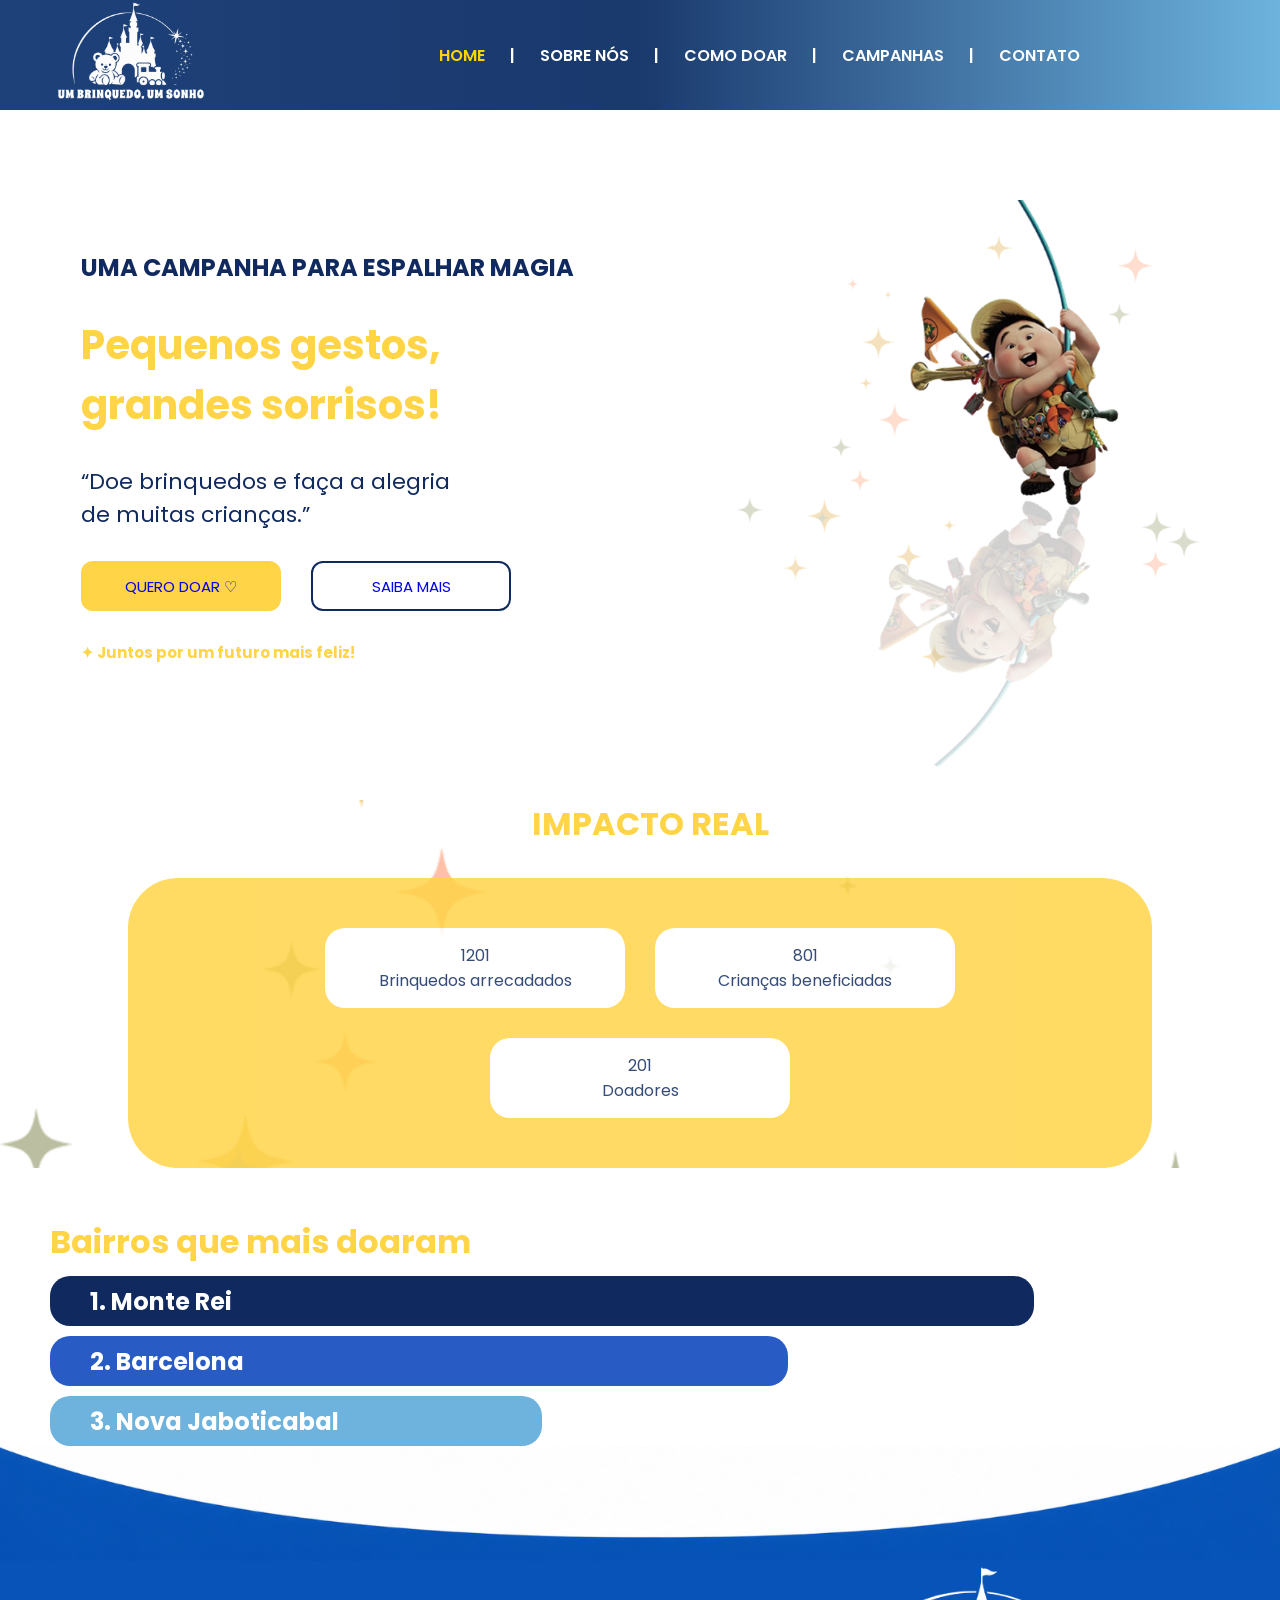
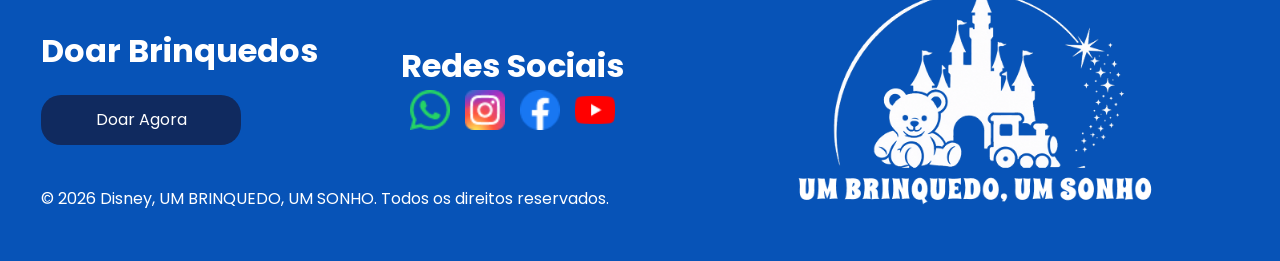
<file: index.html>
<!DOCTYPE html>
<html lang="pt-br">

<head>
    <meta charset="UTF-8">
    <meta name="viewport" content="width=device-width, initial-scale=1.0">
    <title>Home | Um brinquedo, Um Sonho</title>
    <link rel="stylesheet" href="home.css">
    <link rel="preconnect" href="https://fonts.googleapis.com">

    <link rel="preconnect" href="https://fonts.gstatic.com" crossorigin>

    <link
        href="https://fonts.googleapis.com/css2?family=Montserrat:ital,wght@0,100..900;1,100..900&family=Poppins:ital,wght@0,100;0,200;0,300;0,400;0,500;0,600;0,700;0,800;0,900;1,100;1,200;1,300;1,400;1,500;1,600;1,700;1,800;1,900&display=swap"
        rel="stylesheet">
        <link rel="icon" type="" href="Imagens/Logo.png">

</head>


<body>
    <header>
        <div class="logo">
            <a href="index.html">
                <img class="logo-header" src="imagens/Group 10.png" alt="Logo">
            </a>
        </div>
        <button id="btnMenu" class="hamburguer"><img src="imagens/menu.png" alt=""></button>
        <div id="menu" class="topo">
            <button id="menuClose" class="menuClose">
                <img class="close" src="imagens/close.png" alt="">
            </button>
            <a class="amarelo" href="index.html">HOME</a>
            <a class="divider" href="">|</a>
            <a href="sobre-nos.html">SOBRE NÓS</a>
            <a class="divider" href="">|</a>
            <a href="como-doar.html">COMO DOAR</a>
            <a class="divider" href="">|</a>
            <a href="campanhas.html">CAMPANHAS</a>
            <a class="divider" href="">|</a>
            <a href="Tela-Contato.html">CONTATO</a>
        </div>
    </header>
    <div class="hero">
        <div class="esquerda">
            <h2>UMA CAMPANHA PARA ESPALHAR MAGIA</h2>
            <h1>Pequenos gestos,
                grandes sorrisos!</h1>
            <p>“Doe brinquedos e faça a alegria de muitas crianças.”</p>
            <div class="botao">
                <a class="quero" href="Tela-Contato.html">QUERO DOAR ♡</a>
                <a class="saiba" href="campanhas.html">SAIBA MAIS </a>
            </div>
            <h5>✦ Juntos por um futuro mais feliz!</h5>
        </div>
        <div class="direita">
            <img src="imagens/UP-Pendedurado.png" alt="">
        </div>
    </div>
    <div class="impacto">
        <h1>IMPACTO REAL</h1>
       <div class="cards">

    <p class="card">
        <span id="contadorBrinquedos">1200</span>
        Brinquedos arrecadados
    </p>

    <p class="card">
        <span id="contadorCriancas">800</span>
        Crianças beneficiadas
    </p>

    <p class="card">
        <span id="contadorDoadores">200</span>
        Doadores
    </p>

</div>
    </div>

    <div class="mais-doaram">
        <h1>Bairros que mais doaram</h1>
        <div class="bairro1 bairro">
            <h2>1. Monte Rei</h2>
        </div>
        <div class="bairro2 bairro">
            <h2>2. Barcelona</h2>
        </div>
        <div class="bairro3 bairro">
            <h2>3. Nova Jaboticabal</h2>
        </div>
    </div>
    <img class="elipce" src="imagens/elipce.png" alt="">
    <footer>


        <div class="doar">

            <h1>Doar Brinquedos</h1>

            <a href="Tela-Contato.html">
                Doar Agora
            </a>

            <p>
                © 2026 Disney, UM BRINQUEDO, UM SONHO.
                Todos os direitos reservados.
            </p>

        </div>


        <div class="redes">

            <h1>Redes Sociais</h1>


            <div class="imagens">

                <img class="rede" src="imagens/whatsapp.png" alt="WhatsApp">
                <img class="rede" src="imagens/instagram.png" alt="Instagram">
                <img class="rede" src="imagens/facebook.png" alt="Facebook">
                <img class="rede" src="imagens/youtube.png" alt="YouTube">
            </div>
        </div>
        <img class="logo-final" src="imagens/Group 10.png" alt="Logo">
    </footer>

    <script src="home.js"></script>
    <script src="impacto.js"></script>

</body>

</html>
</file>
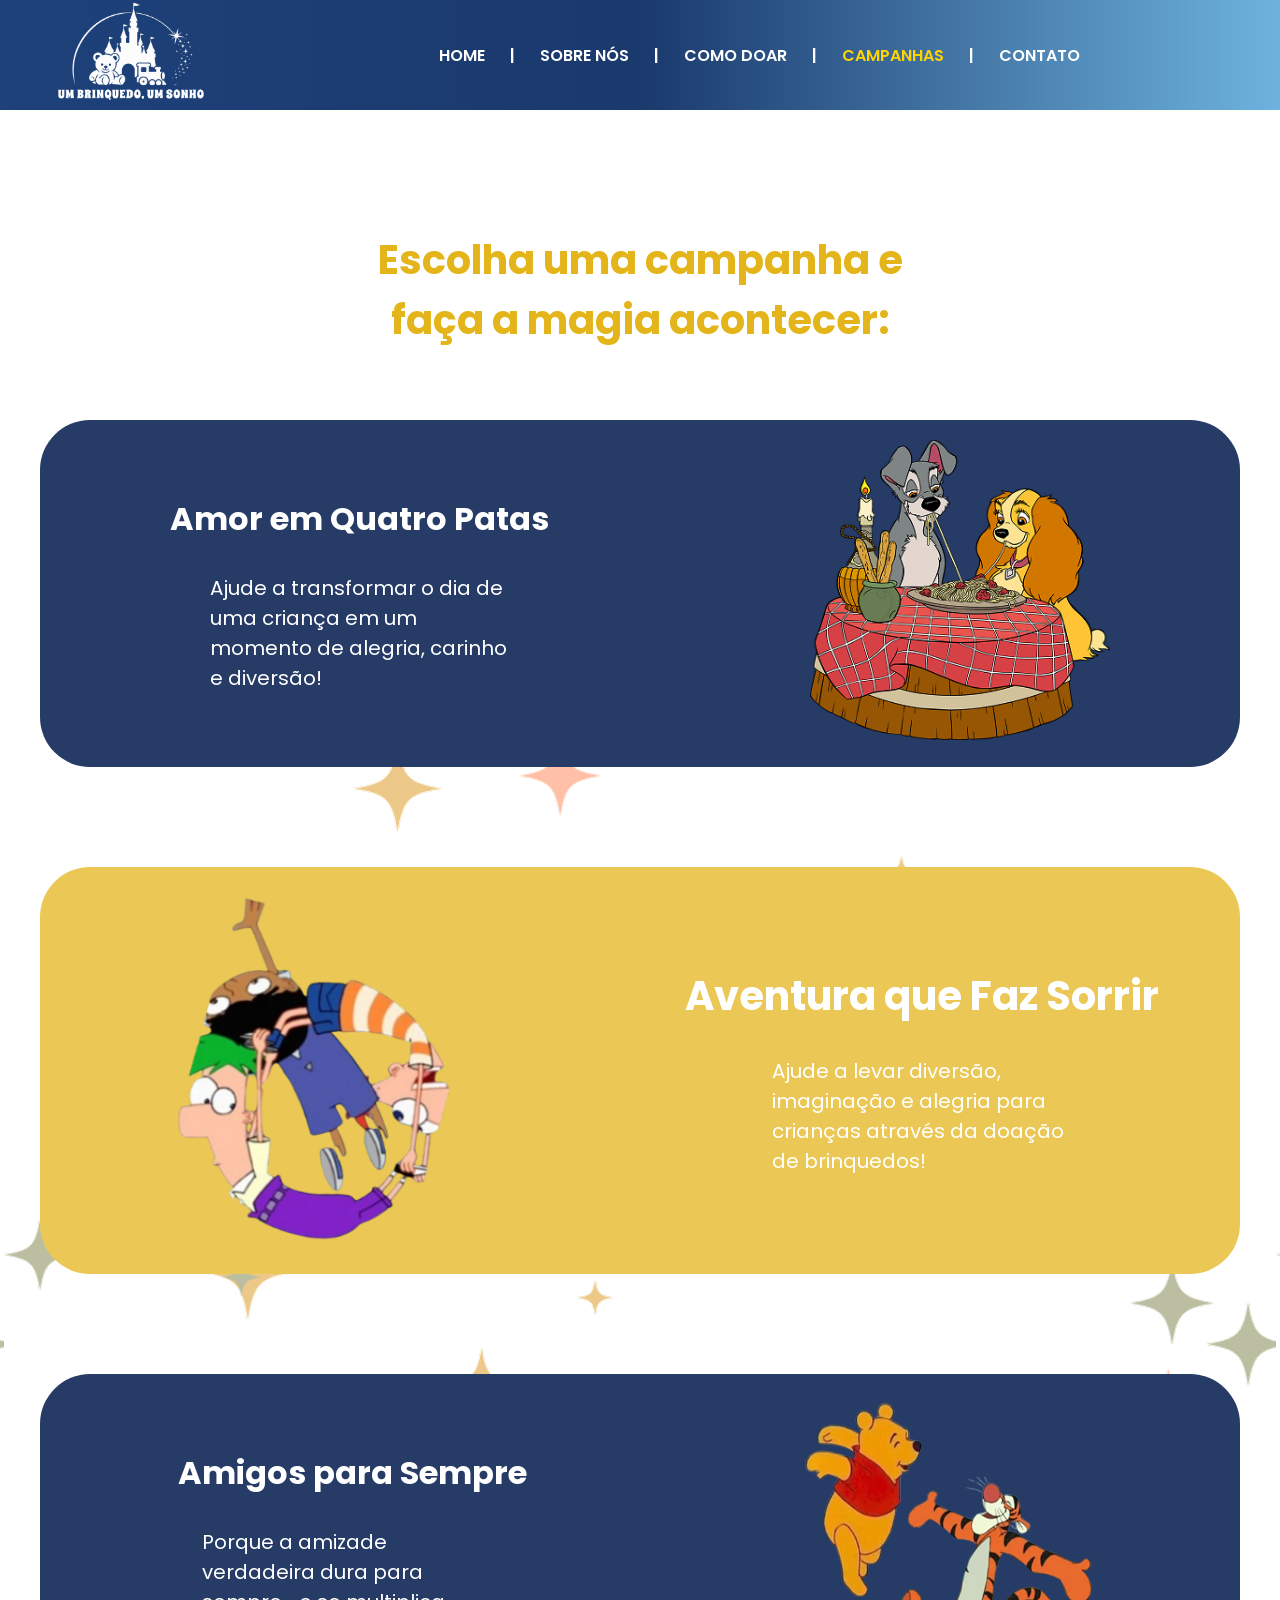
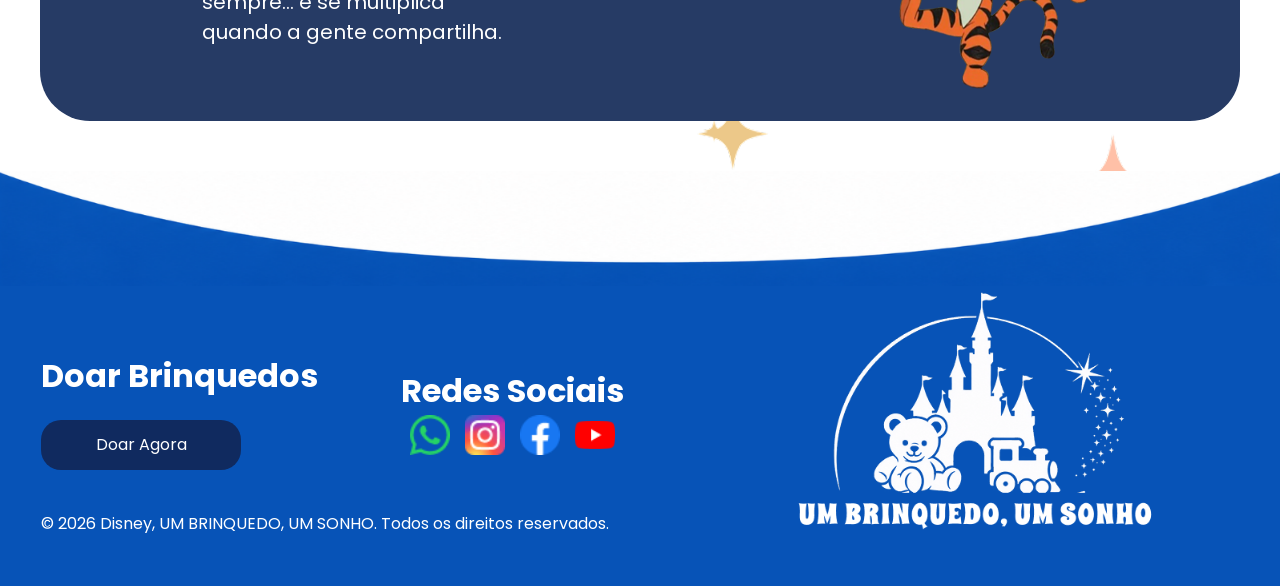
<file: campanhas.html>
<!DOCTYPE html>
<html lang="pt-br">
<head>
    <meta charset="UTF-8">
    <meta name="viewport" content="width=device-width, initial-scale=1.0">
    <title>Um Brinquedo, Um Sonho✨</title>
    <link rel="stylesheet" href="campanhas.css">
    <link rel="preconnect" href="https://fonts.googleapis.com">
    <link rel="preconnect" href="https://fonts.gstatic.com" crossorigin>
    <link
        href="https://fonts.googleapis.com/css2?family=Montserrat:ital,wght@0,100..900;1,100..900&family=Poppins:ital,wght@0,100;0,200;0,300;0,400;0,500;0,600;0,700;0,800;0,900;1,100;1,200;1,300;1,400;1,500;1,600;1,700;1,800;1,900&display=swap"
        rel="stylesheet">
        <link rel="icon" type="" href="Imagens/Logo.png">
</head>

<body>

   <header>
        <div class="logo">
            <a href="index.html">
                <img class="logo-header" src="imagens/Group 10.png" alt="Logo">
            </a>
        </div>
        <button id="btnMenu" class="hamburguer"><img src="imagens/menu.png" alt=""></button>
        <div id="menu" class="topo">
            <button id="menuClose" class="menuClose">
                <img class="close" src="imagens/close.png" alt="">
            </button>
            <a href="index.html">HOME</a>
            <a class="divider" href="">|</a>
            <a href="sobre-nos.html">SOBRE NÓS</a>
            <a class="divider" href="">|</a>
            <a href="como-doar.html">COMO DOAR</a>
            <a class="divider" href="">|</a>
            <a class="amarelo" href="campanhas.html">CAMPANHAS</a>
            <a class="divider" href="">|</a>
            <a href="Tela-Contato.html">CONTATO</a>
        </div>
    </header>
    <div class="hero">
        <h1>Escolha uma campanha e faça a magia acontecer:</h1>
    </div>
    <div class="cards">
        <div class="card1">
            <div class="texto">
                <h1>Amor em Quatro Patas</h1>
                <p>Ajude a transformar o dia de uma criança em um momento de alegria, carinho e diversão! </p>
            </div>
            <div class="imagem">
                <img src="imagens/image 10.png" alt="">
            </div>
        </div>
        <div class="card2">
            <div class="imagem">
                <img src="imagens/Elipse personagens.png" alt="">
            </div>
            <div class="texto">
                <h1>Aventura que Faz Sorrir</h1>
                <p>Ajude a levar diversão, imaginação e alegria para crianças através da doação de brinquedos!</p>
            </div>
        </div>
        <div class="card1 card3">
            <div class="texto">
                <h1>Amigos para Sempre</h1>
                <p>Porque a amizade verdadeira dura para sempre… e se multiplica quando a gente compartilha.</p>
            </div>
            <div class="imagem">
                <img src="imagens/Urso e tigre.png" alt="">
            </div>
        </div>
    </div>
    <img class="elipce" src="imagens/elipce.png" alt="">
    <footer>


        <div class="doar">

            <h1>Doar Brinquedos</h1>

            <a href="Tela-Contato.html">
                Doar Agora
            </a>

            <p>
                © 2026 Disney, UM BRINQUEDO, UM SONHO.
                Todos os direitos reservados.
            </p>

        </div>


        <div class="redes">

            <h1>Redes Sociais</h1>


            <div class="imagens">

                <img class="rede" src="imagens/whatsapp.png" alt="WhatsApp">
                <img class="rede" src="imagens/instagram.png" alt="Instagram">
                <img class="rede" src="imagens/facebook.png" alt="Facebook">
                <img class="rede" src="imagens/youtube.png" alt="YouTube">
            </div>
        </div>
        <img class="logo-final" src="imagens/Group 10.png" alt="Logo">
    </footer>
    <script src="campanhas.js" ></script>
</body>
</html>
</file>
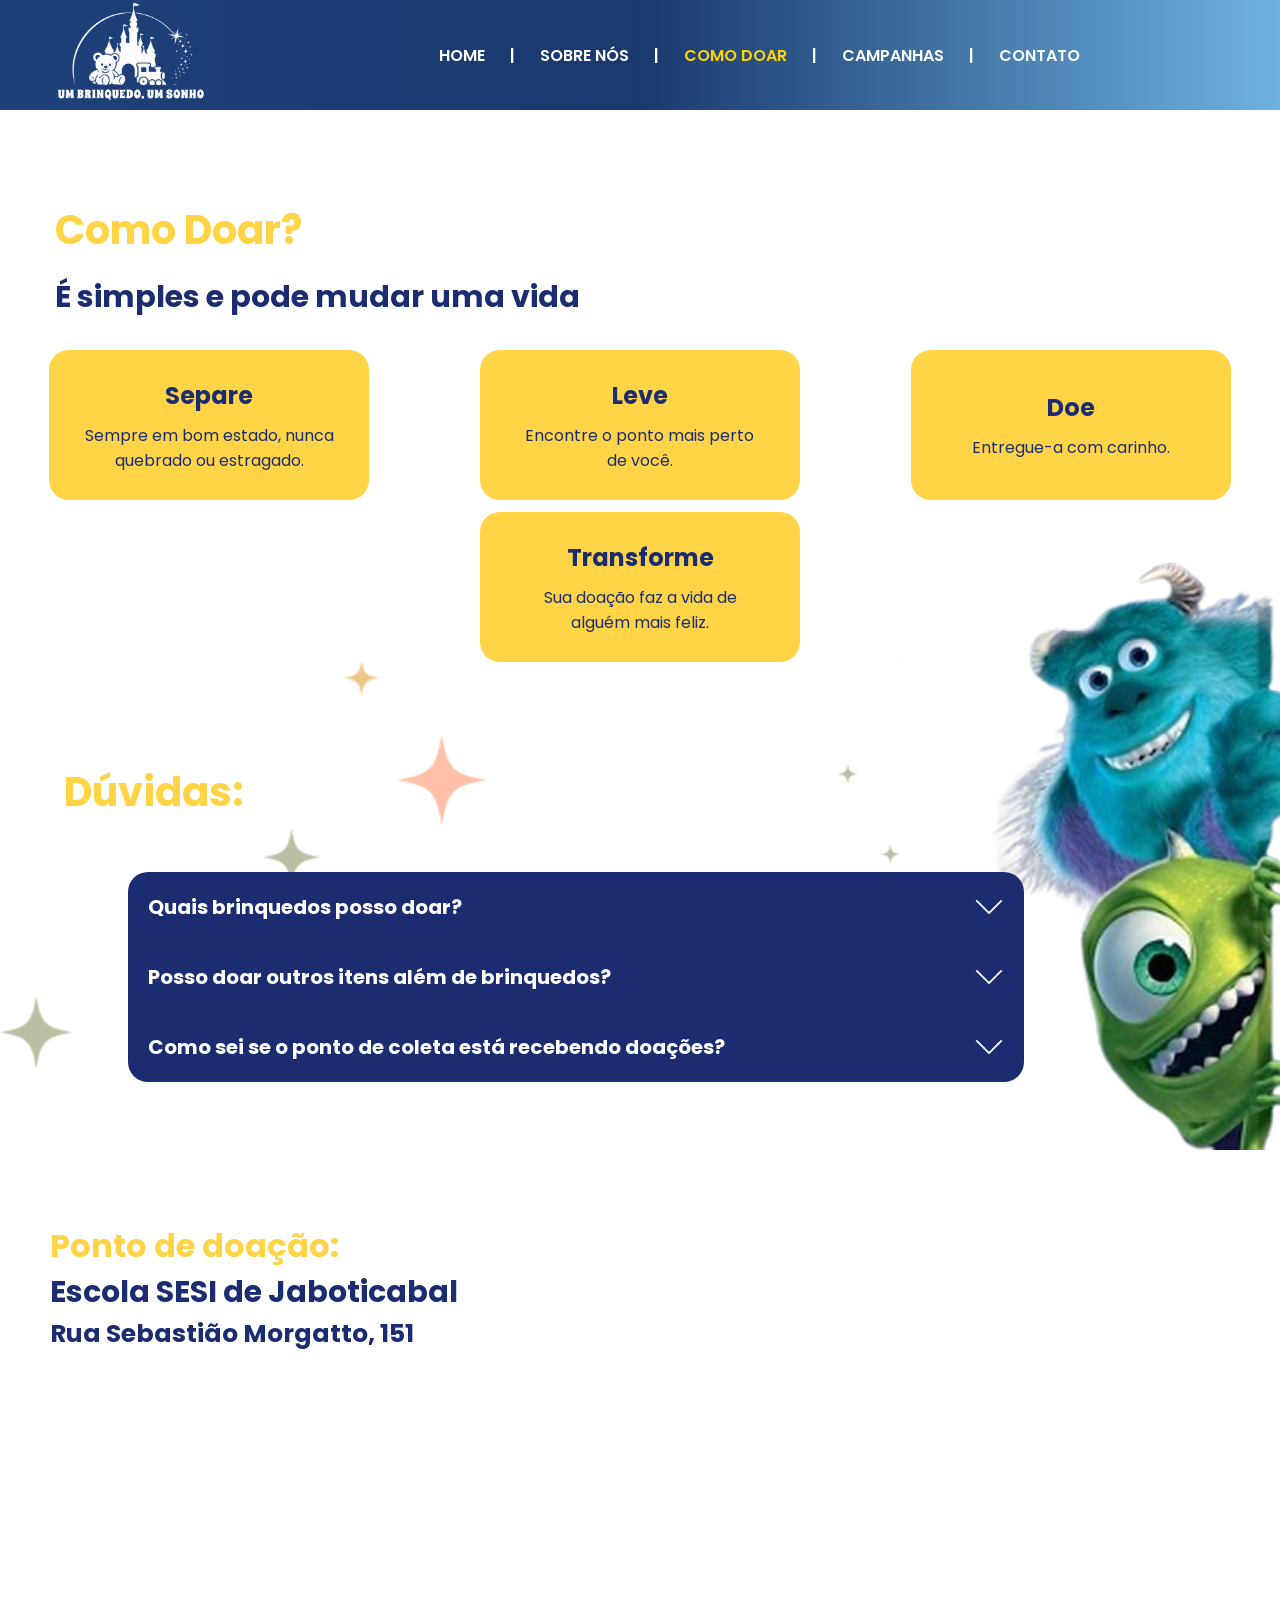
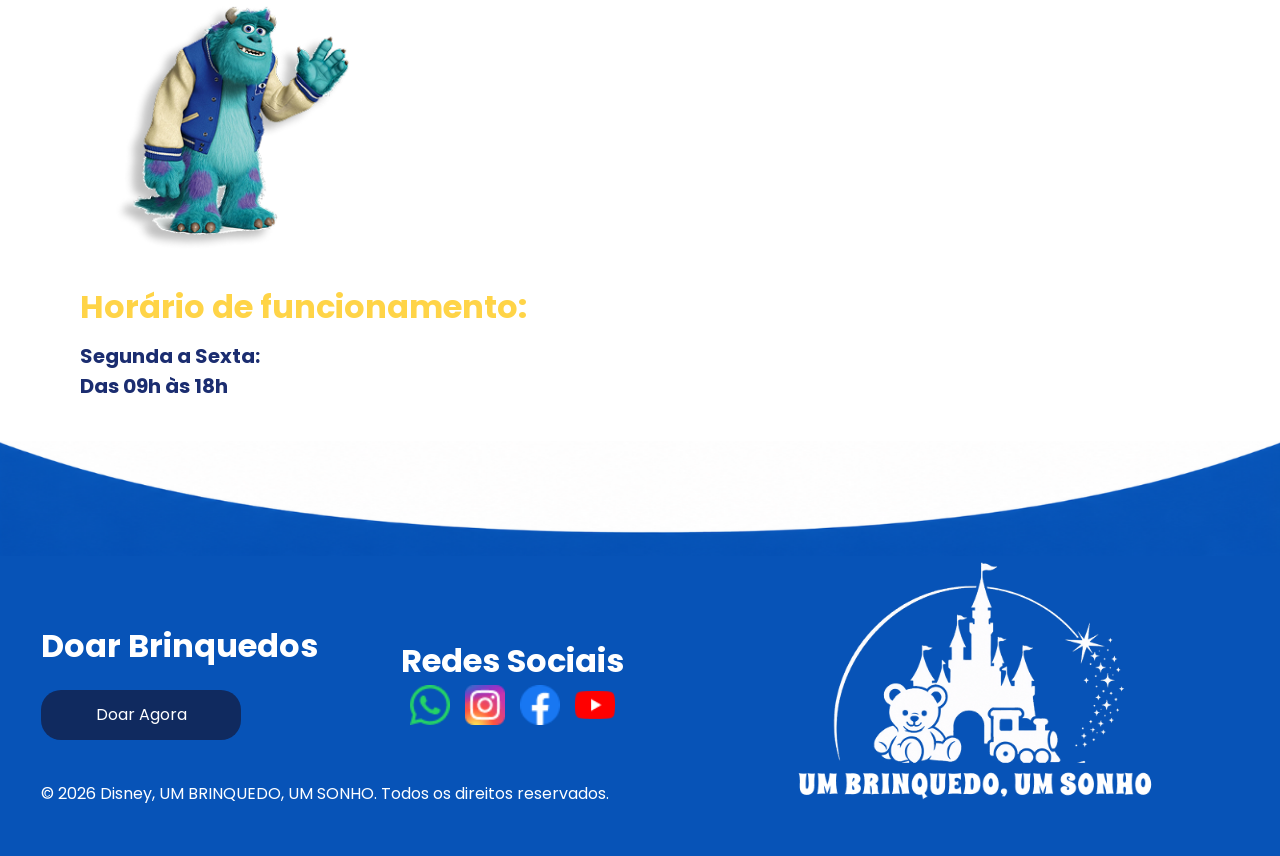
<file: como-doar.html>
<!DOCTYPE html>

<html lang="pt-br">

<head>

    <meta charset="UTF-8">

    <meta name="viewport" content="width=device-width, initial-scale=1.0">

    <title>Como doar | Um brinquedo, um sonho</title>
    <link rel="icon" type="" href="imagens/Group 10.png">
    <link rel="stylesheet" href="">

    <link rel="stylesheet" href="como-doar.css">

    <link rel="preconnect" href="https://fonts.googleapis.com">

    <link rel="preconnect" href="https://fonts.gstatic.com" crossorigin>

    <link
        href="https://fonts.googleapis.com/css2?family=Montserrat:ital,wght@0,100..900;1,100..900&family=Poppins:ital,wght@0,100;0,200;0,300;0,400;0,500;0,600;0,700;0,800;0,900;1,100;1,200;1,300;1,400;1,500;1,600;1,700;1,800;1,900&display=swap"
        rel="stylesheet">
<link rel="icon" type="" href="Imagens/Logo.png">
</head>


<body>
    
    <header>
        <div class="logo">
            <a href="index.html">
                <img class="logo-header" src="imagens/Group 10.png" alt="Logo">
            </a>
        </div>
        <button id="btnMenu" class="hamburguer"><img src="imagens/menu.png" alt=""></button>
        <div id="menu" class="topo">
            <button id="menuClose" class="menuClose">
                <img class="close" src="imagens/close.png" alt="">
            </button>
            <a href="index.html">HOME</a>
            <a class="divider" href="">|</a>
            <a href="sobre-nos.html">SOBRE NÓS</a>
            <a class="divider" href="">|</a>
            <a class="amarelo" href="como-doar.html">COMO DOAR</a>
            <a class="divider" href="">|</a>
            <a href="campanhas.html">CAMPANHAS</a>
            <a class="divider" href="">|</a>
            <a href="Tela-Contato.html">CONTATO</a>
        </div>
    </header>
    <div class="hero">

        <div class="comodoar">

            <h1>Como Doar?</h1>

            <h3>É simples e pode mudar uma vida</h3>

        </div>


        <div class="cards">

            <div class="card">

                <h2>Separe</h2>

                <p>
                    Sempre em bom estado, nunca quebrado ou estragado.
                </p>

            </div>


            <div class="card">

                <h2>Leve</h2>

                <p>
                    Encontre o ponto mais perto de você.
                </p>

            </div>


            <div class="card">

                <h2>Doe</h2>

                <p>
                    Entregue-a com carinho.
                </p>

            </div>


            <div class="card">

                <h2>Transforme</h2>

                <p>
                    Sua doação faz a vida de alguém mais feliz.
                </p>

            </div>

        </div>

    </div>
    <div class="duvidas">
        <h1>Dúvidas:</h1>
        <div class="duvida">
            <div class="container">
                <div class="pergunta">
                    <h2>Quais brinquedos posso doar?</h2>
                    <p class="resposta"> Podem ser doados brinquedos limpos, seguros e em bom estado de conservação, que
                        estejam completos e funcionais.</p>
                </div>
                <button class="btnMenu">
                    <img src="imagens/seta-baixo.png" alt="Abrir resposta">
                </button>
                <button class="menuClose">
                    <img src="imagens/seta-cima.png" alt="Fechar resposta">
                </button>
            </div>
            <div class="container">
                <div class="pergunta">
                    <h2> Posso doar outros itens além de brinquedos?</h2>
                    <p class="resposta">Sim. Você pode consultar os pontos de coleta para saber quais outros itens estão
                        sendo recebidos.</p>
                </div>
                <button class="btnMenu">
                    <img src="imagens/seta-baixo.png" alt="Abrir resposta">
                </button>
                <button class="menuClose">
                    <img src="imagens/seta-cima.png" alt="Fechar resposta">
                </button>
            </div>
            <div class="container">
                <div class="pergunta">
                    <h2> Como sei se o ponto de coleta está recebendo doações? </h2>
                    <p class="resposta"> Você pode verificar as informações do ponto de coleta antes de realizar sua
                        doação. </p>
                </div>
                <button class="btnMenu">
                    <img src="imagens/seta-baixo.png" alt="Abrir resposta">
                </button>
                <button class="menuClose">
                    <img src="imagens/seta-cima.png" alt="Fechar resposta">
                </button>
            </div>
        </div>
        <img class="montros-SA" src="imagens/monstros S.A.png" alt="">
    </div>
    <div class="localizacao">

        <h1>Ponto de doação:</h1>

        <h2>Escola SESI de Jaboticabal</h2>

        <h3>Rua Sebastião Morgatto, 151</h3>


        <div class="mapa">

            <img src="imagens/suly.png" alt="">


            <iframe
                src="https://www.google.com/maps/embed?pb=!1m18!1m12!1m3!1d8244.480709707339!2d-48.31163949783916!3d-21.25772645671117!2m3!1f0!2f0!3f0!3m2!1i1024!2i768!4f13.1!3m3!1m2!1s0x94b96b83d82448fd%3A0x46e60858373c9de9!2sSesi!5e0!3m2!1spt-BR!2sbr!4v1789571144341!5m2!1spt-BR!2sbr"
                width="600" height="450" style="border:0;" allowfullscreen="" loading="lazy"
                referrerpolicy="strict-origin-when-cross-origin">
            </iframe>

        </div>

    </div>
    <div class="horario">

        <h1>Horário de funcionamento:</h1>

        <h3>
            Segunda a Sexta:
            <br>
            Das 09h às 18h
        </h3>

    </div>
    <img class="elipce" src="imagens/elipce.png" alt="">
    <footer>


        <div class="doar">

            <h1>Doar Brinquedos</h1>

            <a href="Tela-Contato.html">
                Doar Agora
            </a>

            <p>
                © 2026 Disney, UM BRINQUEDO, UM SONHO.
                Todos os direitos reservados.
            </p>

        </div>


        <div class="redes">

            <h1>Redes Sociais</h1>


            <div class="imagens">

                <img class="rede" src="imagens/whatsapp.png" alt="WhatsApp">
                <img class="rede" src="imagens/instagram.png" alt="Instagram">
                <img class="rede" src="imagens/facebook.png" alt="Facebook">
                <img class="rede" src="imagens/youtube.png" alt="YouTube">
            </div>
        </div>
        <img class="logo-final" src="imagens/Group 10.png" alt="Logo">
    </footer>
    <script src="como-doar.js"></script>
    <script src="menu.js"></script>

</body>

</html>
</file>
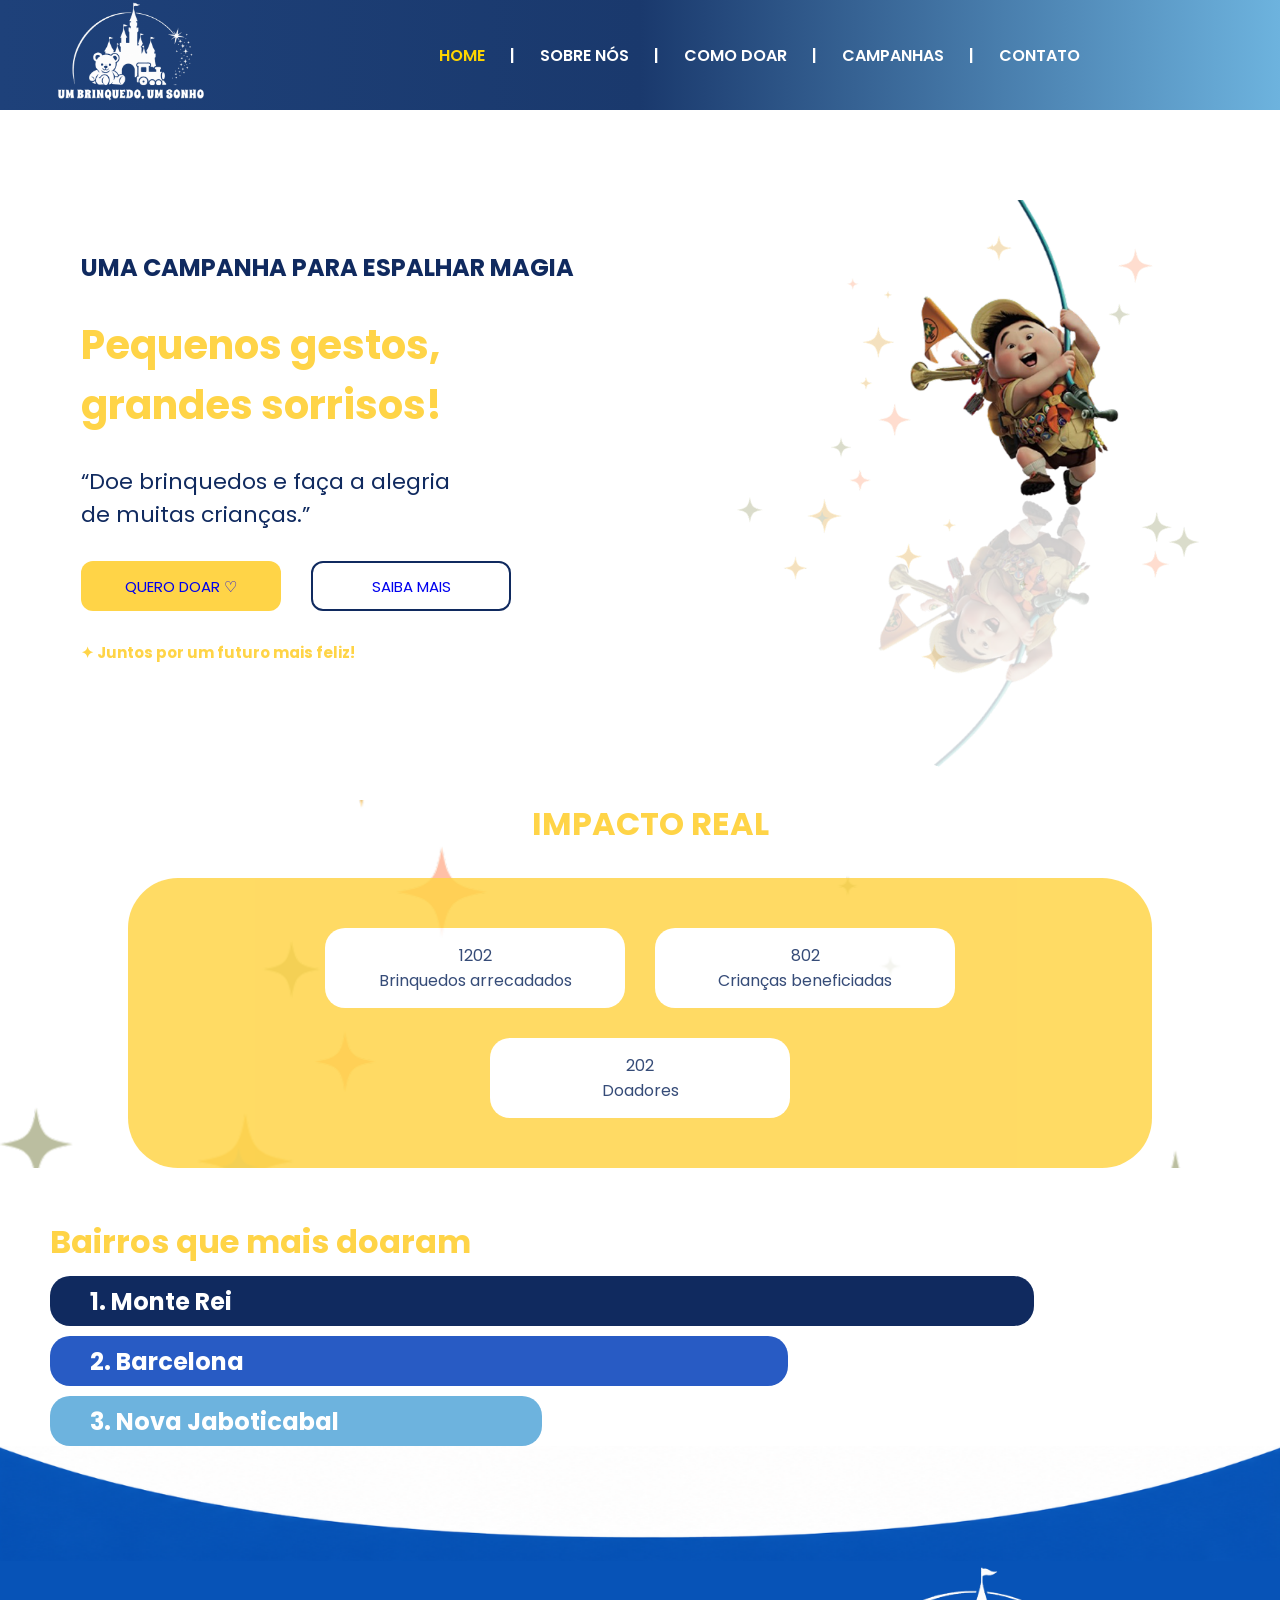
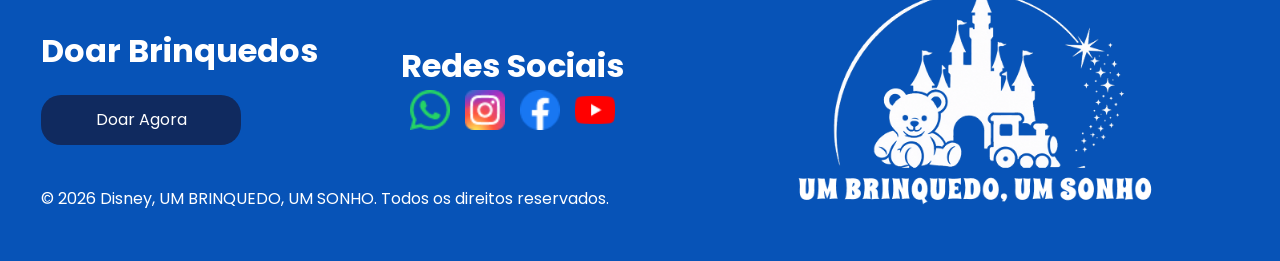
<file: home.html>
<!DOCTYPE html>
<html lang="pt-br">

<head>
    <meta charset="UTF-8">
    <meta name="viewport" content="width=device-width, initial-scale=1.0">
    <title>Home | Um brinquedo, Um Sonho</title>
    <link rel="stylesheet" href="home.css">
    <link rel="preconnect" href="https://fonts.googleapis.com">

    <link rel="preconnect" href="https://fonts.gstatic.com" crossorigin>

    <link
        href="https://fonts.googleapis.com/css2?family=Montserrat:ital,wght@0,100..900;1,100..900&family=Poppins:ital,wght@0,100;0,200;0,300;0,400;0,500;0,600;0,700;0,800;0,900;1,100;1,200;1,300;1,400;1,500;1,600;1,700;1,800;1,900&display=swap"
        rel="stylesheet">
        <link rel="icon" type="" href="Imagens/Logo.png">

</head>


<body>
    <header>
        <div class="logo">
            <a href="home.html">
                <img class="logo-header" src="imagens/Group 10.png" alt="Logo">
            </a>
        </div>
        <button id="btnMenu" class="hamburguer"><img src="imagens/menu.png" alt=""></button>
        <div id="menu" class="topo">
            <button id="menuClose" class="menuClose">
                <img class="close" src="imagens/close.png" alt="">
            </button>
            <a class="amarelo" href="home.html">HOME</a>
            <a class="divider" href="">|</a>
            <a href="sobre-nos.html">SOBRE NÓS</a>
            <a class="divider" href="">|</a>
            <a href="como-doar.html">COMO DOAR</a>
            <a class="divider" href="">|</a>
            <a href="campanhas.html">CAMPANHAS</a>
            <a class="divider" href="">|</a>
            <a href="Tela-Contato.html">CONTATO</a>
        </div>
    </header>
    <div class="hero">
        <div class="esquerda">
            <h2>UMA CAMPANHA PARA ESPALHAR MAGIA</h2>
            <h1>Pequenos gestos,
                grandes sorrisos!</h1>
            <p>“Doe brinquedos e faça a alegria de muitas crianças.”</p>
            <div class="botao">
                <a class="quero" href="Tela-Contato.html">QUERO DOAR ♡</a>
                <a class="saiba" href="campanhas.html">SAIBA MAIS </a>
            </div>
            <h5>✦ Juntos por um futuro mais feliz!</h5>
        </div>
        <div class="direita">
            <img src="imagens/UP-Pendedurado.png" alt="">
        </div>
    </div>
    <div class="impacto">
        <h1>IMPACTO REAL</h1>
       <div class="cards">

    <p class="card">
        <span id="contadorBrinquedos">1200</span>
        Brinquedos arrecadados
    </p>

    <p class="card">
        <span id="contadorCriancas">800</span>
        Crianças beneficiadas
    </p>

    <p class="card">
        <span id="contadorDoadores">200</span>
        Doadores
    </p>

</div>
    </div>

    <div class="mais-doaram">
        <h1>Bairros que mais doaram</h1>
        <div class="bairro1 bairro">
            <h2>1. Monte Rei</h2>
        </div>
        <div class="bairro2 bairro">
            <h2>2. Barcelona</h2>
        </div>
        <div class="bairro3 bairro">
            <h2>3. Nova Jaboticabal</h2>
        </div>
    </div>
    <img class="elipce" src="imagens/elipce.png" alt="">
    <footer>


        <div class="doar">

            <h1>Doar Brinquedos</h1>

            <a href="Tela-Contato.html">
                Doar Agora
            </a>

            <p>
                © 2026 Disney, UM BRINQUEDO, UM SONHO.
                Todos os direitos reservados.
            </p>

        </div>


        <div class="redes">

            <h1>Redes Sociais</h1>


            <div class="imagens">

                <img class="rede" src="imagens/whatsapp.png" alt="WhatsApp">
                <img class="rede" src="imagens/instagram.png" alt="Instagram">
                <img class="rede" src="imagens/facebook.png" alt="Facebook">
                <img class="rede" src="imagens/youtube.png" alt="YouTube">
            </div>
        </div>
        <img class="logo-final" src="imagens/Group 10.png" alt="Logo">
    </footer>

    <script src="home.js"></script>
    <script src="impacto.js"></script>

</body>

</html>
</file>
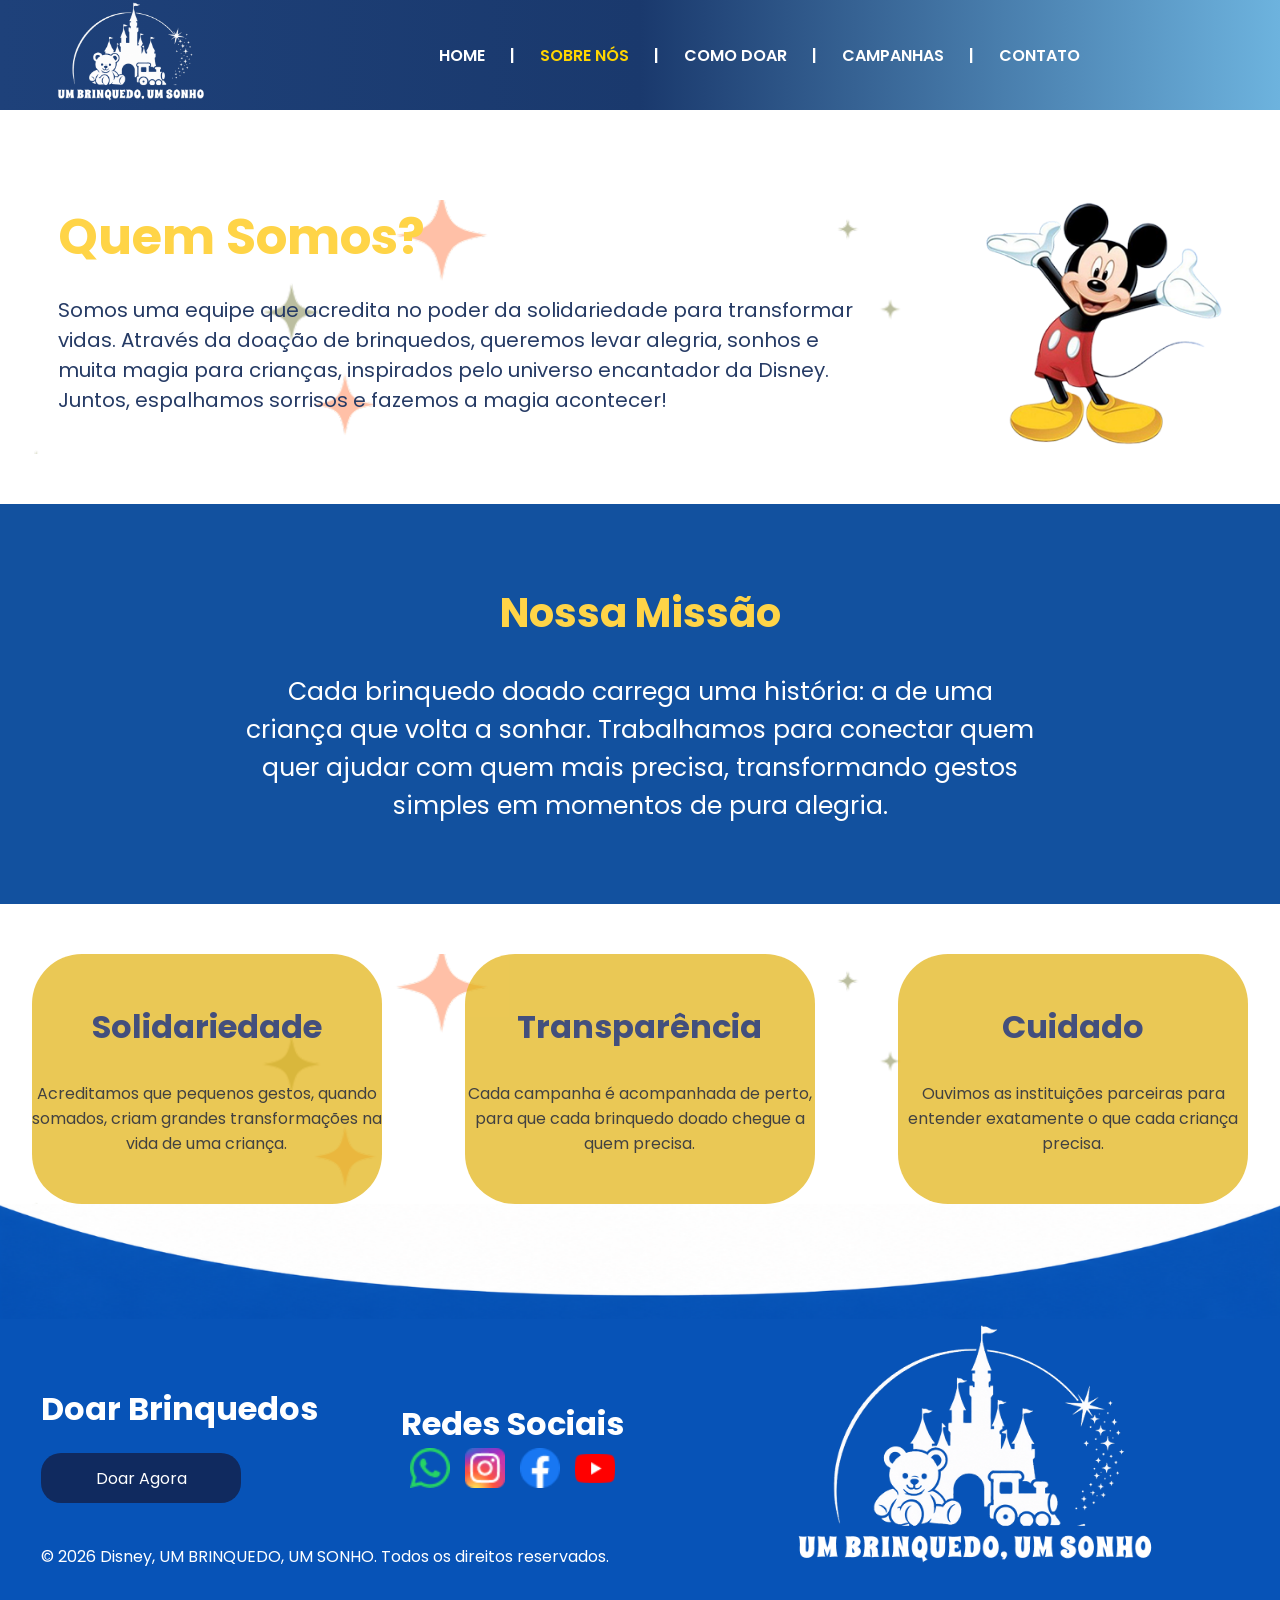
<file: sobre-nos.html>
<!DOCTYPE html>
<html lang="pt-BR">
<head>
  <meta charset="UTF-8">
  <meta name="viewport" content="width=device-width, initial-scale=1.0">
  <meta name="description" content="Um Brinquedo, Um Sonho: solidariedade que espalha magia e sorrisos.">
  <title>Sobre nós | Um brinquedo, um sonho</title>
  <link rel="preconnect" href="https://fonts.googleapis.com">

    <link rel="preconnect" href="https://fonts.gstatic.com" crossorigin>

    <link
        href="https://fonts.googleapis.com/css2?family=Montserrat:ital,wght@0,100..900;1,100..900&family=Poppins:ital,wght@0,100;0,200;0,300;0,400;0,500;0,600;0,700;0,800;0,900;1,100;1,200;1,300;1,400;1,500;1,600;1,700;1,800;1,900&display=swap"
        rel="stylesheet">
  <link rel="stylesheet" href="sobre-nos.css">
  <link rel="icon" type="" href="Imagens/Logo.png">
</head>
<body>
  <header>
        <div class="logo">
            <a href="index.html">
                <img class="logo-header" src="imagens/Group 10.png" alt="Logo">
            </a>
        </div>
        <button id="btnMenu" class="hamburguer"><img src="imagens/menu.png" alt=""></button>
        <div id="menu" class="topo">
            <button id="menuClose" class="menuClose">
                <img class="close" src="imagens/close.png" alt="">
            </button>
            <a  href="index.html">HOME</a>
            <a class="divider" href="">|</a>
            <a class="amarelo" href="sobre-nos.html">SOBRE NÓS</a>
            <a class="divider" href="">|</a>
            <a href="como-doar.html">COMO DOAR</a>
            <a class="divider" href="">|</a>
            <a href="campanhas.html">CAMPANHAS</a>
            <a class="divider" href="">|</a>
            <a href="Tela-Contato.html">CONTATO</a>
        </div>
    </header>
  <div class="hero">
        <div class="esquerda">
            <h1>Quem Somos?</h1>
            <p>Somos uma equipe que acredita no poder da solidariedade para transformar vidas. Através da doação de brinquedos, queremos levar alegria, sonhos e muita magia para crianças, inspirados pelo universo encantador da Disney. <br>
    Juntos, espalhamos sorrisos e fazemos a magia acontecer!</p>
        </div>
        <div class="direita">
            <img src="imagens/mikey.png" alt="">
        </div>
    </div>
    <div class="missao">
            <h1>Nossa Missão</h1>
            <p>Cada brinquedo doado carrega uma história: a de uma criança que volta a sonhar. Trabalhamos para conectar quem quer ajudar com quem mais precisa, transformando gestos simples em momentos de pura alegria.</p>
    </div>
    <div class="cards">
        <div class="card">
            <h1>Solidariedade</h1>
            <p>Acreditamos que pequenos gestos, quando somados, criam grandes transformações na vida de uma criança.</p>
        </div>
        <div class="card">
            <h1>Transparência</h1>
            <p>Cada campanha é acompanhada de perto, para que cada brinquedo doado chegue a quem precisa.</p>
        </div>
        <div class="card">
            <h1>Cuidado</h1>
            <p>Ouvimos as instituições parceiras para entender exatamente o que cada criança precisa.</p>
        </div>
    </div>
    <img class="elipce" src="imagens/elipce.png" alt="">
    <footer>


        <div class="doar">

            <h1>Doar Brinquedos</h1>

            <a href="Tela-Contato.html">
                Doar Agora
            </a>

            <p>
                © 2026 Disney, UM BRINQUEDO, UM SONHO.
                Todos os direitos reservados.
            </p>

        </div>


        <div class="redes">

            <h1>Redes Sociais</h1>


            <div class="imagens">

                <img class="rede" src="imagens/whatsapp.png" alt="WhatsApp">
                <img class="rede" src="imagens/instagram.png" alt="Instagram">
                <img class="rede" src="imagens/facebook.png" alt="Facebook">
                <img class="rede" src="imagens/youtube.png" alt="YouTube">
            </div>
        </div>
        <img class="logo-final" src="imagens/Group 10.png" alt="Logo">
    </footer>
  <script src="sobre-nos.js"></script>
</body>
</html>
</file>
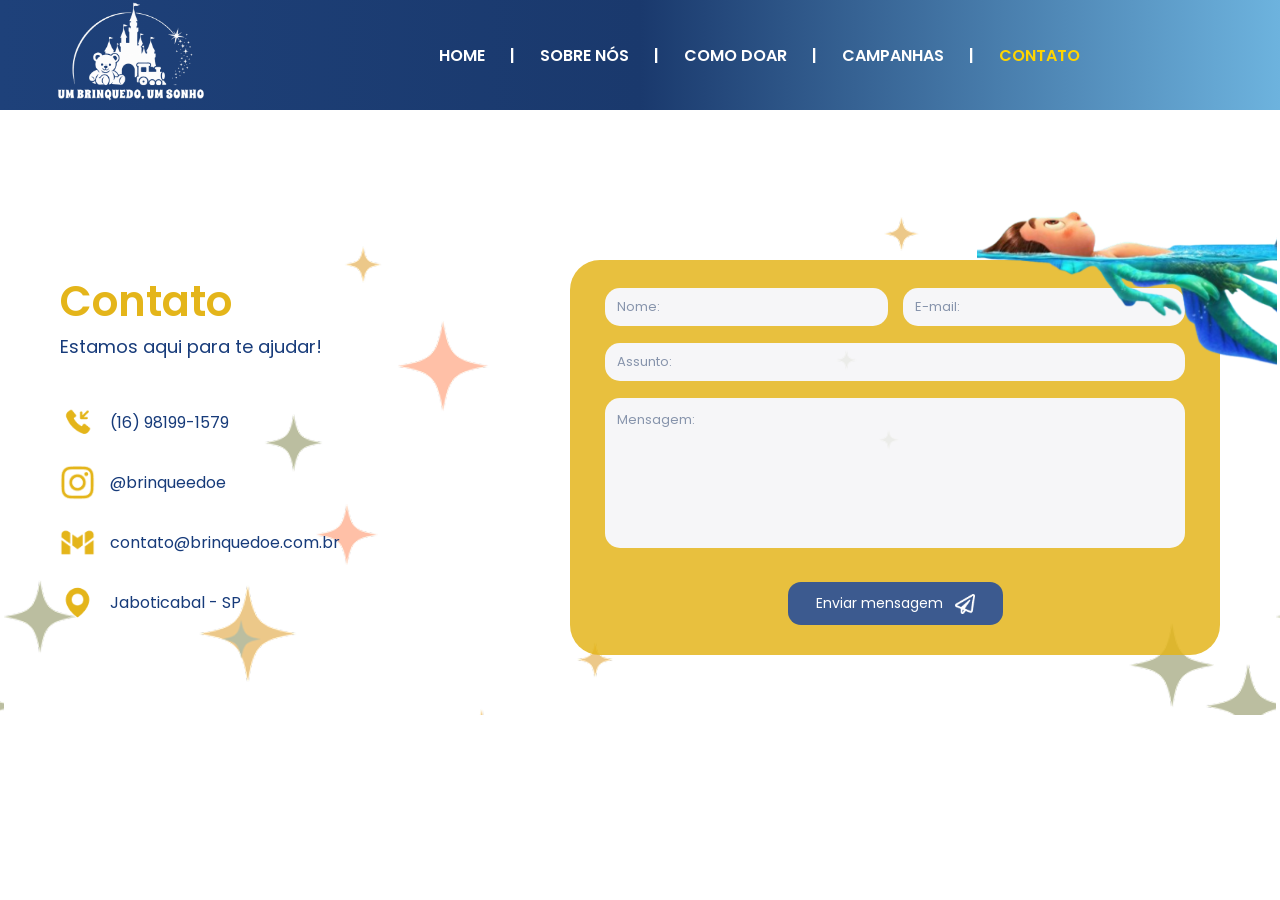
<file: Tela-Contato.html>
<!DOCTYPE html>
<html lang="pt-br">

<head>
    <meta charset="UTF-8">
    <meta name="viewport" content="width=device-width, initial-scale=1.0">
    <title>Contato | Um brinquedo, um sonho </title>
    <link rel="stylesheet" href="Contato.css">
    <link rel="preconnect" href="https://fonts.googleapis.com">
    <link rel="preconnect" href="https://fonts.gstatic.com" crossorigin>
    <link href="https://fonts.googleapis.com/css2?family=Montserrat:ital,wght@0,100..900;1,100..900&family=Poppins:ital,wght@0,100;0,200;0,300;0,400;0,500;0,600;0,700;0,800;0,900;1,100;1,200;1,300;1,400;1,500;1,600;1,700;1,800;1,900&display=swap" rel="stylesheet">
    <link rel="icon" type="" href="Imagens/Logo.png">
</head>

<body>
   <header>
        <div class="logo">
            <a href="index.html">
                <img class="logo-header" src="Imagens/Group 10.png" alt="Logo">
            </a>
        </div>
        <button id="btnMenu" class="hamburguer"><img src="Imagens/menu.png" alt=""></button>
        <div id="menu" class="topo">
            <button id="menuClose" class="menuClose">
                <img class="close" src="Imagens/close.png" alt="">
            </button>
            <a href="index.html">HOME</a>
            <a class="divider" href="">|</a>
            <a href="sobre-nos.html">SOBRE NÓS</a>
            <a class="divider" href="">|</a>
            <a  href="como-doar.html">COMO DOAR</a>
            <a class="divider" href="">|</a>
            <a href="campanhas.html">CAMPANHAS</a>
            <a class="divider" href="">|</a>
            <a class="amarelo" href="Tela-Contato.html">CONTATO</a>
        </div>
    </header>


    <div class="hero">
        <div class="lado-esquerdo">
            <div class="contato">
                <h1>Contato</h1>
                <p>Estamos aqui para te ajudar!</p>
            </div>
            <div class="informação">
                <img src="Imagens/ícone telefone.png" alt="Telefone">
                <p>(16) 98199-1579</p>
            </div>
            <div class="informação">
                <img src="Imagens/ícone instagram.png" alt="Instagram">
                <p>@brinqueedoe</p>
            </div>
            <div class="informação">
                <img src="Imagens/ícone email.png" alt="E-mail">
                <p>contato@brinquedoe.com.br</p>
            </div>
            <div class="informação">
                <img src="Imagens/ícone localização.png" alt="Localização">
                <p>Jaboticabal - SP</p>
            </div>
        </div>


        <div class="lado-direito">
            <img class="imagem-contato"
                src="Imagens/luca _ contato.png"
                alt="Ilustração">
            <form action="">
                <div class="campos">
                    <input type="text" required placeholder="Nome:">
                    <input type="email" required placeholder="E-mail:">
                </div>
                <input class="Assunto" type="text" required placeholder="Assunto:">
                <div class="Mensagem">
                    <textarea required placeholder="Mensagem:"></textarea>
                </div>
                <button class="Enviar" type="submit">
                    <span>Enviar mensagem</span>
                    <p class="enviada" id="mensagemEnviada">Mensagem enviada!</p>
                    <img src="Imagens/ícone enviar.png" alt="Enviar">
                </button>
            </form>
        </div>
    </div>
    <script src="enviar.js"></script>
<Script src="menu.js"></Script>
</body>
</html>
</file>
<file: home.css>
* {
    margin: 0;
    padding: 0;
    box-sizing: border-box;
    font-family: "Poppins", sans-serif;
}

body {
  margin-top: 200px;
}

header {

  display: flex;

  justify-content: space-between;

  background: linear-gradient(90deg,
      #1e417a 0%,
      #1a396d 50%,
      #6db3de 100%);

  position: fixed;

  padding-left: 20px;
  padding-right: 200px;

  z-index: 5;

  left: 0;
  top: 0;

  width: 100%;


  @media(max-width: 1050px) {

    padding-right: 20px;

  }

  /* BOTÃO DE FECHAR ESCONDIDO NO DESKTOP */
  .menuClose {
    display: none;
  }





  a {
    text-decoration: none;
    color: white;
    font-size: 16px;
    font-weight: 600;

    &:hover {
      color: rgb(255, 213, 0);
    }

  }


  .topo {

    display: flex;

    align-items: center;

    gap: 25px;


    .amarelo {
      color: rgb(255, 213, 0);
    }


    @media(max-width:1050px) {

      position: fixed;

      transform: translateX(-100%);

      top: 0;
      left: 0;

      background-color: #12519F;

      width: 50%;
      height: 100vh;

      flex-direction: column;

      border-right: 1px solid gray;

      padding: 20px;

      gap: 20px;

      transition: transform 0.3s ease;

      .divider {
        display: none;
      }

      .menuClose {

        background: transparent;

        border: none;

        display: flex;



      }

    }

  }


  .logo {
    img {
      width: 220px;
      &:hover{
        opacity: 64%;
        transform: scale(1.1);
      }
    }
    img:hover{
      transition: transform 0.8s ease;
    }
  }

  .close {
    width: 50px;
  }

  .hamburguer {

    display: none;

    border: 0;

    background: transparent;

    cursor: pointer;


    @media(max-width:1050px) {

      display: flex;
      align-items: center;

      img {
        height: 50px;
        width: 50px;
      }

    }

  }

}


.isOpen {
  transform: translateX(0) !important;
}
.hero {
    display: flex;
    justify-content: space-around;
@media(max-width:930px){
    flex-direction: column;
    justify-content: center;
    align-items: center;
    text-align: center;
    img{
        height: 500px;
        width: 400px;
    }
}
    .esquerda {
        display: flex;
        flex-direction: column;
        gap: 30px;
        margin-top: 50px;

        h1 {
            color: #FFD447;
            font-size: 40px;
            width: 400px;
        }

        h2 {
            color: #102A5F;
        }

        p {
            font-size: 22px;
            width: 400px;
            color: #102A5F;
        }

        h5 {
            font-size: 15px;
            color: #FFD447;
        }

        a {
            font-size: 15px;
            display: flex;
            justify-content: center;
            align-items: center;
            width: 200px;
            height: 50px;
            text-decoration: none;
            border-radius: 12px;
        }

        .botao {
            display: flex;
            flex-direction: row;
            gap: 30px;
        }

        .quero {
            border: none;
            background-color: #FFD447;
             &:hover{
                transition: 1s;
                background-color:#102A5F;
                color: white;
            }
        }

        .saiba {
            background-color: white;
            border: solid 2px #102A5F;
            &:hover{
                transition: 1s;
                background-color:#102A5F;
                color: white;
            }
        }
    }

    .direita {
        img {
            height: 600px;
            display: block;
            &:hover{
                transition: 2s;
                transform: rotateY(360deg);
            }
        }
    }
}

.impacto {

    display: flex;
    flex-direction: column;
    align-items: center;
    background-image: url("Imagens/image 28.png");
    background-position: center;
    background-size: cover;
    background-repeat: no-repeat;

    width: 100%;
    height: 50%;


    h1 {
        color: #FFD447;
        position: relative;
        left: 10px;
        margin-bottom: 30px;
@media(max-width:1100px){
    display: flex;
    justify-content: center;
}
    }

    p {
        color: #102A5F;
        display: flex;
        justify-content: center;
        align-items: center;
        text-align: center;
    }

    .cards {
        display: flex;
        flex-wrap: wrap;
        opacity: 84%;
        background-color: #FFD447;
        padding: 50px;
        border-radius: 50px;
        width: 80%;
        display: flex;
        justify-content: center;
        gap: 30px;

        .card {
            display: flex;
            flex-direction: column;
            flex-wrap: wrap;
            background-color: rgb(255, 255, 255);
            width: 300px;
            height: 80px;
            border-radius: 20px;
        }
    }
}

.mais-doaram {
    display: flex;
    flex-direction: column;
    margin-left: 50px;
    gap: 10px;
       
    h1 {
        margin-top: 50px;
        color: #FFD447;
    }

    @media(max-width:900px) {
        font-size: 10px;

    }

    .bairro {
        @media(max-width:550px) {
            margin-left: -30px;
            font-size: 8px;
        }
    }

    .bairro1 {
        display: flex;
        align-items: center;
        border-radius: 20px;
        background-color: #102A5F;
        height: 50px;
        width: 80%;
        color: white;

        h2 {
            padding-left: 40px;
        }
    }

    .bairro2 {
        display: flex;
        align-items: center;
        border-radius: 20px;
        background-color: #285BC4;
        width: 60%;
        height: 50px;
        color: white;

        h2 {
            padding-left: 40px;
        }
    }

    .bairro3 {
        display: flex;
        align-items: center;
        border-radius: 20px;
        background-color: #6DB3DE;
        width: 40%;
        height: 50px;
        color: white;

        h2 {
            padding-left: 40px;
        }
    }
}

.elipce {
  width: 100%;
  display: block;
}


/* =========================
   FOOTER
========================= */

footer {
  display: flex;

  justify-content: space-around;

  background-color: #0753B7;

  padding-bottom: 50px;
  width: 100%;

  @media(max-width:1050px) {
    display: flex;
    align-items: center;
    justify-content: center;
    flex-direction: column;
.logo-final{

  height: 100px;
}
    h1 {
      padding-top: 20px;
      font-size: 24px;
    }

    a {
      font-size: 15px;
    }

    p {
      display: none;
    }

  }

  /* Doar */

  .doar {
    display: flex;

    flex-direction: column;

    gap: 20px;

    justify-content: center;

    position: relative;

    h1 {
      color: white;
    }

    p {
      position: absolute;

      bottom: 0;

      color: white;

      width: 600px;
    }

    a {
      display: flex;

      justify-content: center;
      align-items: center;

      border-radius: 20px;

      background-color: #102A5F;

      text-decoration: none;

      width: 200px;
      height: 50px;

      color: white;

      transition: transform 0.3s ease;
    }
    a:hover{
      transform: scale(1.05);
    }
  }


  /* Redes sociais */

  .redes {
    display: flex;

    flex-direction: column;

    align-items: center;
    justify-content: center;

    h1 {
      color: white;
    }
    
    img {
      width: 40px;
      object-fit: contain;
      transition: transform 0.2s ease;
    }
    img:hover {
      transform: scale(1.2);
    }

    @media(max-width:1000px){
      img{
        width: 30px;
      }
    }
  }


  .imagens {
    display: flex;

    gap: 15px;
  }


  /* Logo final */

  .logo-final {
    height: 250px;
    @media(max-width:1000px){
      width: 300px;
      height: 150px;
    }
  }
}
</file>
<file: campanhas.css>
* {
  margin: 0;
  padding: 0;
  font-family: "Poppins", sans-serif;
  box-sizing: border-box;
}

body {
  margin-top: 200px;
}

header {

  display: flex;

  justify-content: space-between;

  background: linear-gradient(90deg,
      #1e417a 0%,
      #1a396d 50%,
      #6db3de 100%);

  position: fixed;

  padding-left: 20px;
  padding-right: 200px;

  z-index: 5;

  left: 0;
  top: 0;

  width: 100%;


  @media(max-width: 1050px) {

    padding-right: 20px;

  }

  /* BOTÃO DE FECHAR ESCONDIDO NO DESKTOP */
  .menuClose {
    display: none;
  }





  a {
    text-decoration: none;
    color: white;
    font-size: 16px;
    font-weight: 600;

    &:hover {
      color: rgb(255, 213, 0);
    }

  }


  .topo {

    display: flex;

    align-items: center;

    gap: 25px;


    .amarelo {
      color: rgb(255, 213, 0);
    }


    @media(max-width:1050px) {

      position: fixed;

      transform: translateX(-100%);

      top: 0;
      left: 0;

      background-color: #12519F;

      width: 50%;
      height: 100vh;

      flex-direction: column;

      border-right: 1px solid gray;

      padding: 20px;

      gap: 20px;

      transition: transform 0.3s ease;

      .divider {
        display: none;
      }

      .menuClose {

        background: transparent;

        border: none;

        display: flex;



      }

    }

  }


  .logo {
    img {
      width: 220px;
      &:hover{
        opacity: 64%;
        transform: scale(1.1);
      }
    }
    img:hover{
      transition: transform 0.8s ease;
    }
  }

  .close {
    width: 50px;
  }

  .hamburguer {

    display: none;

    border: 0;

    background: transparent;

    cursor: pointer;


    @media(max-width:1050px) {

      display: flex;
      align-items: center;

      img {
        height: 50px;
        width: 50px;
      }

    }

  }

}


.isOpen {
  transform: translateX(0) !important;
}

.hero {
  padding: 30px;
  display: flex;
  justify-content: center;
  align-items: center;
  text-align: center;
  margin-bottom: 40px;

  h1 {
    font-size: 40px;
    color: #E4B51A;
    width: 600px;
  }
}

.cards {
  display: flex;
  flex-direction: column;
  gap: 100px;
  background: url('imagens/image\ 28.png') center center;
  width: 100%;
  height: 100%;
.card3{
  margin-bottom: 50px;
}
  .card1 {
    display: flex;
    flex-direction: row;
    justify-content: space-around;
    background-color: #263b65;
    border-radius: 50px;
    padding-top: 20px;
    padding-bottom: 20px;
    margin-left: 40px;
    margin-right: 40px;

    @media(max-width: 450px) {
  display: flex;
  justify-content: center;
  align-items: center;

}
    .texto {
      display: flex;
      justify-content: center;
      align-items: center;
      flex-direction: column;
      gap: 30px;

 
      h1 {
        color: white;
      }

      p {
        color: white;
        font-size: 20px;
        width: 300px;
      }
    }

    img {
      width: 300px;
      height: 300px;
    }

    @media(max-width: 1050px) {
      flex-direction: column;
      align-items: center;
      text-align: center;

    }
  }

  .card2 {
    border-radius: 50px;
    margin-left: 40px;
    margin-right: 40px;
    background-color: #ebc856;
    display: flex;
    justify-content: space-around;
@media(max-width: 1050px) {
      flex-direction: column;
      align-items: center;
      text-align: center;

      img {
        width: 300px;
        height: 300px;
      }
    }



    .imagem {
      img {
        width: 400px;
        height: 400px;
      }
    }

    .texto {
      display: flex;
      justify-content: center;
      align-items: center;
      flex-direction: column;
      font-size: 20px;
      gap: 30px;

      h1 {
        color: white;
      }

      p {
        color: white;
        width: 300px;
      }
    }

    
  }
}

footer {
  display: flex;

  justify-content: space-around;

  background-color: #0753B7;

  padding-bottom: 50px;
  width: 100%;

  @media(max-width:1050px) {
    display: flex;
    align-items: center;
    justify-content: center;
    flex-direction: column;

    .logo-final {

      height: 100px;
    }

    h1 {
      padding-top: 20px;
      font-size: 24px;
    }

    a {
      font-size: 15px;
    }

    p {
      display: none;
    }

  }

  /* Doar */

  .doar {
    display: flex;

    flex-direction: column;

    gap: 20px;

    justify-content: center;

    position: relative;

    h1 {
      color: white;
    }

    p {
      position: absolute;

      bottom: 0;

      color: white;

      width: 600px;
    }

    a {
    display: flex;
    justify-content: center;
    align-items: center;

    border-radius: 20px;

    background-color: #102A5F;

    text-decoration: none;

    width: 200px;
    height: 50px;

    color: white;

    transition: transform 0.3s ease;
}

a:hover {
    transform: scale(1.05);
}
  }


  /* Redes sociais */

  .redes {
    display: flex;

    flex-direction: column;

    align-items: center;
    justify-content: center;

    h1 {
      color: white;
    }

    img {
    width: 40px;
    object-fit: contain;
    transition: transform 0.2s ease;
}

img:hover {
    transform: scale(1.2);
}
    

    @media(max-width:1000px) {
      img {
        width: 30px;
      }
    }
  }


  .imagens {
    display: flex;

    gap: 15px;
  }


  /* Logo final */

  .logo-final {
    height: 250px;

    @media(max-width:1000px) {
      width: 300px;
      height: 150px;
    }
  }
}

.elipce {
  display: block;
  width: 100%;
}
</file>
<file: como-doar.css>
* {
  margin: 0;
  padding: 0;
  box-sizing: border-box;
  font-family: "Poppins", sans-serif;
}

body {
  margin-top: 200px;
}

header {

  display: flex;

  justify-content: space-between;

  background: linear-gradient(90deg,
      #1e417a 0%,
      #1a396d 50%,
      #6db3de 100%);

  position: fixed;

  padding-left: 20px;
  padding-right: 200px;

  z-index: 5;

  left: 0;
  top: 0;

  width: 100%;


  @media(max-width: 1050px) {

    padding-right: 20px;

  }

  /* BOTÃO DE FECHAR ESCONDIDO NO DESKTOP */
  .menuClose {
    display: none;
  }





  a {
    text-decoration: none;
    color: white;
    font-size: 16px;
    font-weight: 600;

    &:hover {
      color: rgb(255, 213, 0);
    }

  }


  .topo {

    display: flex;

    align-items: center;

    gap: 25px;


    .amarelo {
      color: rgb(255, 213, 0);
    }


    @media(max-width:1050px) {

      position: fixed;

      transform: translateX(-100%);

      top: 0;
      left: 0;

      background-color: #12519F;

      width: 50%;
      height: 100vh;

      flex-direction: column;

      border-right: 1px solid gray;

      padding: 20px;

      gap: 20px;

      transition: transform 0.3s ease;

      .divider {
        display: none;
      }

      .menuClose {

        background: transparent;

        border: none;

        display: flex;



      }

    }

  }


  .logo {
    img {
      width: 220px;
      &:hover{
        opacity: 64%;
        transform: scale(1.1);
      }
    }
    img:hover{
      transition: transform 0.8s ease;
    }
  }

  .close {
    width: 50px;
  }

  .hamburguer {

    display: none;

    border: 0;

    background: transparent;

    cursor: pointer;


    @media(max-width:1050px) {

      display: flex;
      align-items: center;

      img {
        height: 50px;
        width: 50px;
      }

    }

  }

}


.isOpen {
  transform: translateX(0) !important;
}


/* =========================
   HERO
========================= */

.hero {

  h1 {
    font-size: 40px;
    color: #ffd447;
    margin-left: 2%;
  }

  h3 {
    margin-left: 2%;
    font-size: 30px;
    color: #1b2d70;
  }

  .comodoar {
    display: flex;
    flex-direction: column;
    margin-left: 30px;
    margin-top: 100px;
    gap: 15px;
    
  }

  .cards {
    margin-top: 30px;
    display: flex;
    justify-content: space-around;
    flex-wrap: wrap;
    gap: 12px;

    .card {
      display: flex;
      justify-content: center;
      align-items: center;
      flex-direction: column;
      text-align: center;
      background-color: #ffd447;

      width: 320px;
      height: 150px;

      color: #1b2d70;

      border-radius: 20px;

      p {
        width: 250px;
        padding-top: 10px;
      }
      
    }
  }
}


/* =========================
   DÚVIDAS
========================= */

.duvidas {

  display: flex;
  flex-direction: column;
background-image: url("Imagens/image 28.png");
    background-position: center;
    background-size: cover;
    background-repeat: no-repeat;

    width: 100%;
    height: 100%;
  h1 {
    font-size: 40px;
    margin-top: 100px;
    color: #ffd447;
    margin-left: 5%;
  }

  .duvida {

    display: flex;
    flex-direction: column;

    margin-top: 50px;
    margin-right: 10%;
    margin-left: 10%;

    border-radius: 20px;
    background-color: #1b2d70;

    width: 70%;

    position: relative;
    z-index: 2;

    /* Impede o conteúdo de sair do card */
    overflow: hidden;

    img {
      width: 40px;
    }
  }

  .container {

    display: flex;
    flex-direction: row;
    justify-content: space-between;
    align-items: flex-start;

    padding: 20px;

    position: relative;

    .pergunta {
      width: 90%;

      p {
        font-size: 20px;
      }
    }

    h2 {
      color: white;
      font-size: 20px;
      margin: 0;
    }

    .resposta {
      display: none;

      color: white;
      font-size: 16px;
      line-height: 1.5;
      margin-top: 15px;
    }

    .btnMenu,
    .menuClose {

      border: none;
      background: none;
      cursor: pointer;
      padding: 0;

      display: flex;
      align-items: center;
      justify-content: center;

      img {
        width: 30px;
        height: 30px;
      }
    }

    .menuClose {
      display: none;
    }

    &.isOpen {

      .resposta {
        display: block;
      }

      .btnMenu {
        display: none;
      }

      .menuClose {
        display: flex;
      }
    }
  }

  .montros-SA {

    position: absolute;

    right: 0;
    top: 550px;

    height: 600px;
    width: auto;

    z-index: 1;

    @media(max-width: 900px) {
      top: 720px;
      height: 400px;
      width: 200px;
    }

    @media(max-width: 650px) {
      top: 1100px;
      height: 400px;
      width: 200px;
    }
  }
}


/* =========================
   LOCALIZAÇÃO
========================= */

.localizacao {
  margin-top: 100px;

  display: flex;
  flex-direction: column;

  h1 {
    margin-left: 50px;
    margin-top: 40px;

    color: #ffd447;
  }

  h2,
  h3 {
    color: #1b2d70;
    margin-left: 50px;
  }

  h2 {
    font-size: 30px;
  }

  h3 {
    font-size: 25px;
  }

  .mapa {
    display: flex;

    justify-content: center;
    align-items: center;

    position: relative;

    padding: 12px;

    height: 500px;

    iframe {
      width: 80%;

      border-radius: 20px;

      position: absolute;
    }

    img {
      position: absolute;

      bottom: 0;
      left: 100px;

      z-index: 2;

      height: 250px;

      @media(max-width:700px) {
        height: 150px;
        left: 30px;
      }
    }
  }
}


/* =========================
   HORÁRIO
========================= */

.horario {
  display: flex;
  flex-direction: column;

  gap: 10px;

  padding-left: 30px;
margin-bottom: 40px;
  margin-top: 30px;
  margin-left: 50px;

  h1 {
    color: #ffd447;
  }

  h3 {
    color: #1b2d70;
    font-size: 20px;
  }
}


/* =========================
   ELIPSE
========================= */

.elipce {
  width: 100%;
  display: block;
}


/* =========================
   FOOTER
========================= */

footer {
  display: flex;

  justify-content: space-around;

  background-color: #0753B7;

  padding-bottom: 50px;
  width: 100%;

  @media(max-width:1050px) {
    display: flex;
    align-items: center;
    justify-content: center;
    flex-direction: column;
.logo-final{

  height: 100px;
}
    h1 {
      padding-top: 20px;
      font-size: 24px;
    }

    a {
      font-size: 15px;
    }

    p {
      display: none;
    }

  }

  /* Doar */

  .doar {
    display: flex;

    flex-direction: column;

    gap: 20px;

    justify-content: center;

    position: relative;

    h1 {
      color: white;
    }

    p {
      position: absolute;

      bottom: 0;

      color: white;

      width: 600px;
    }

    a {
      display: flex;

      justify-content: center;
      align-items: center;

      border-radius: 20px;

      background-color: #102A5F;

      text-decoration: none;

      width: 200px;
      height: 50px;

      color: white;

      transition: transform 0.3s ease;
    }
    a:hover{
      transform: scale(1.05);
    }
  }


  /* Redes sociais */

  .redes {
    display: flex;

    flex-direction: column;

    align-items: center;
    justify-content: center;

    h1 {
      color: white;
    }
    
    img {
      width: 40px;
      object-fit: contain;
      transition: transform 0.2s ease;
    }
    img:hover {
      transform: scale(1.2);
    }

    @media(max-width:1000px){
      img{
        width: 30px;
      }
    }
  }


  .imagens {
    display: flex;

    gap: 15px;
  }


  /* Logo final */

  .logo-final {
    height: 250px;
    @media(max-width:1000px){
      width: 300px;
      height: 150px;
    }
  }
}
</file>
<file: sobre-nos.css>
* {
  margin: 0;
  padding: 0;
  box-sizing: border-box;
  font-family: "Poppins", sans-serif;
}

body {
  margin-top: 200px;
}

header {

  display: flex;

  justify-content: space-between;

  background: linear-gradient(90deg,
      #1e417a 0%,
      #1a396d 50%,
      #6db3de 100%);

  position: fixed;

  padding-left: 20px;
  padding-right: 200px;

  z-index: 5;

  left: 0;
  top: 0;

  width: 100%;


  @media(max-width: 1050px) {

    padding-right: 20px;

  }

  /* BOTÃO DE FECHAR ESCONDIDO NO DESKTOP */
  .menuClose {
    display: none;
  }





  a {
    text-decoration: none;
    color: white;
    font-size: 16px;
    font-weight: 600;

    &:hover {
      color: rgb(255, 213, 0);
    }

  }


  .topo {

    display: flex;

    align-items: center;

    gap: 25px;


    .amarelo {
      color: rgb(255, 213, 0);
    }


    @media(max-width:1050px) {

      position: fixed;

      transform: translateX(-100%);

      top: 0;
      left: 0;

      background-color: #12519F;

      width: 50%;
      height: 100vh;

      flex-direction: column;

      border-right: 1px solid gray;

      padding: 20px;

      gap: 20px;

      transition: transform 0.3s ease;

      .divider {
        display: none;
      }

      .menuClose {

        background: transparent;

        border: none;

        display: flex;



      }

    }

  }


  .logo {
    img {
      width: 220px;
      &:hover{
        opacity: 64%;
        transform: scale(1.1);
      }
    }
    img:hover{
      transition: transform 0.8s ease;
    }
  }

  .close {
    width: 50px;
  }

  .hamburguer {

    display: none;

    border: 0;

    background: transparent;

    cursor: pointer;


    @media(max-width:1050px) {

      display: flex;
      align-items: center;

      img {
        height: 50px;
        width: 50px;
      }

    }

  }

}


.isOpen {
  transform: translateX(0) !important;
}

.hero {
  margin-top: 50px;
  display: flex;
  justify-content: space-around;
  margin-bottom: 50px;
background-image: url("Imagens/image 28.png");
    background-position: center;
    background-size: cover;
    background-repeat: no-repeat;

    width: 100%;
    height: 100%;
  @media(max-width:1100px) {
    flex-direction: column;
    align-items: center;
    img{
      margin-top: 40px;
    }
    p{
      text-align: center;
    }
  }

  .esquerda {
    display: flex;
    gap: 20px;
    flex-direction: column;

    h1 {
      color: #FFD447;
      font-size: 50px;
    }

    p {
      width: 800px;
      font-size: 20px;
      color: #263B65;
      @media(max-width:1000px){
        width: 100%;
      }
    }
  }

  .direita {
    img {
      width: 250px;
      height: ;
    }
  }
}

.missao {
  background-color: #12519F;
  height: 400px;
  display: flex;
  justify-content: center;
  flex-direction: column;
  align-items: center;
  gap: 30px;
  padding-top: 50px;
  padding-bottom: 50px;

  h1 {
    color: #FFD447;
    font-size: 40px;
  }

  p {
    width: 800px;
    font-size: 25px;
    text-align: center;
    color: white;
    @media(max-width:1000px){
        width: 100%;
        font-size: 20px;
      }
  }
}

.cards {
  margin-top: 50px;
  display: flex;
  justify-content: space-around;
  flex-wrap: wrap;
  gap: 20px;
background-image: url("Imagens/image 28.png");
    background-position: center;
    background-size: cover;
    background-repeat: no-repeat;

    width: 100%;
    height: 100%;
  .card {
    display: flex;
    justify-content: center;
    align-items: center;
    text-align: center;
    flex-direction: column;
    gap: 30px;
    background-color: #E4B51A;
    border-radius: 50px;
    width: 350px;
    opacity: 74%;
    height: 250px;

    h1 {
      color: #021350;
    }
  }
}

.elipce {
  width: 100%;
  display: block;
}


/* =========================
   FOOTER
========================= */

footer {
  display: flex;

  justify-content: space-around;

  background-color: #0753B7;

  padding-bottom: 50px;
  width: 100%;

  @media(max-width:1050px) {
    display: flex;
    align-items: center;
    justify-content: center;
    flex-direction: column;

    .logo-final {

      height: 100px;
    }

    h1 {
      padding-top: 20px;
      font-size: 24px;
    }

    a {
      font-size: 15px;
    }

    p {
      display: none;
    }

  }

  /* Doar */

  .doar {
    display: flex;

    flex-direction: column;

    gap: 20px;

    justify-content: center;

    position: relative;

    h1 {
      color: white;
    }

    p {
      position: absolute;

      bottom: 0;

      color: white;

      width: 600px;
    }

    a {
      display: flex;

      justify-content: center;
      align-items: center;

      border-radius: 20px;

      background-color: #102A5F;

      text-decoration: none;

      width: 200px;
      height: 50px;

      color: white;

      transition: transform 0.3s ease;
    }
    a:hover{
      transform: scale(1.05);
    }
  }


  /* Redes sociais */

  .redes {
    display: flex;

    flex-direction: column;

    align-items: center;
    justify-content: center;

    h1 {
      color: white;
    }

    img {
      width: 40px;
      object-fit: contain;
      transition: transform 0.3s ease;
    }
    img:hover {
      transform: scale(1.2);
    }

    @media(max-width:1000px) {
      img {
        width: 30px;
      }
    }
  }


  .imagens {
    display: flex;

    gap: 15px;
  }


  /* Logo final */

  .logo-final {
    height: 250px;

    @media(max-width:1000px) {
      width: 300px;
      height: 150px;
    }
  }
}
</file>
<file: Contato.css>
* {
  margin: 0;
  padding: 0;
  box-sizing: border-box;
  font-family: "Poppins", sans-serif;
}

body {
  margin-top: 200px;
}

header {

  display: flex;

  justify-content: space-between;

  background: linear-gradient(90deg,
      #1e417a 0%,
      #1a396d 50%,
      #6db3de 100%);

  position: fixed;

  padding-left: 20px;
  padding-right: 200px;

  z-index: 5;

  left: 0;
  top: 0;

  width: 100%;


  @media(max-width: 1050px) {

    padding-right: 20px;

  }

  /* BOTÃO DE FECHAR ESCONDIDO NO DESKTOP */
  .menuClose {
    display: none;
  }





  a {
    text-decoration: none;
    color: white;
    font-size: 16px;
    font-weight: 600;

    &:hover {
      color: rgb(255, 213, 0);
    }

  }


  .topo {

    display: flex;

    align-items: center;

    gap: 25px;


    .amarelo {
      color: rgb(255, 213, 0);
    }


    @media(max-width:1050px) {

      position: fixed;

      transform: translateX(-100%);

      top: 0;
      left: 0;

      background-color: #12519F;

      width: 50%;
      height: 100vh;

      flex-direction: column;

      border-right: 1px solid gray;

      padding: 20px;

      gap: 20px;

      transition: transform 0.3s ease;

      .divider {
        display: none;
      }

      .menuClose {

        background: transparent;

        border: none;

        display: flex;



      }

    }

  }


  .logo {
    img {
      width: 220px;

      &:hover {
        opacity: 64%;
        transform: scale(1.1);
      }
    }

    img:hover {
      transition: transform 0.8s ease;
    }
  }

  .close {
    width: 50px;
  }

  .hamburguer {

    display: none;

    border: 0;

    background: transparent;

    cursor: pointer;


    @media(max-width:1050px) {

      display: flex;
      align-items: center;

      img {
        height: 50px;
        width: 50px;
      }

    }

  }

}


.isOpen {
  transform: translateX(0) !important;
}

.hero {
  display: flex;
  align-items: center;
  justify-content: space-between;
  padding: 60px;
  margin-bottom: 12px;
  background: url('imagens/image\ 28.png') center center;
  width: 100%;
  height: 100%;



  @media (max-width: 1050px) {
    flex-direction: column;
    gap: 80px;

    .lado-direito {
      width: 100%;


    }
  }
}

.contato {
  display: flex;
  flex-direction: column;
  margin-bottom: 45px;


}

.contato h1 {
  color: #E4B51A;
  font-size: 42px;
  font-weight: 600;
}

.contato p {
  color: #173b7a;
  font-size: 18px;
}

.informação {
  display: flex;
  align-items: center;
  gap: 15px;
  margin: 25px 0;



}

.informação img {
  width: 35px;
  height: 35px;
  object-fit: contain;
}

.informação p {
  color: #173b7a;
  font-size: 16px;
}


.lado-direito {
  position: relative;

  display: flex;
  justify-content: center;
.enviada {
        display: none;
      }
}




.imagem-contato {
  position: absolute;

  width: 300px;

  top: -108px;
  right: -57px;

  z-index: 2;

  pointer-events: none;
}


.lado-direito form {
  position: relative;
  z-index: 1;

  width: 650px;
  min-height: 390px;

  padding: 28px 35px 30px;

  background: #E4B51A;
  opacity: 84%;
  border-radius: 30px;

  display: flex;
  flex-direction: column;
  gap: 17px;



  @media (max-width: 450px) {
    width: 350px;

  }
}



.campos {
  display: flex;
  gap: 15px;
  width: 100%;
}

.campos input {
  width: 50%;
}




.lado-direito input {
  height: 38px;

  padding: 0 12px;

  border: none;
  outline: none;

  border-radius: 15px;

  background: #f5f5f7;

  color: #555;

  font-size: 13px;
}

.lado-direito input::placeholder {
  color: #71809d;
}


.Assunto {
  width: 100%;
}



.Mensagem {
  width: 100%;
}

.Mensagem textarea {
  width: 100%;
  height: 150px;

  resize: none;

  padding: 12px;

  border: none;
  outline: none;

  border-radius: 15px;

  background: #f5f5f7;

  color: #555;

  font-family: "Poppins", sans-serif;
  font-size: 13px;
}

.Mensagem textarea::placeholder {
  color: #71809d;
}




.Enviar {
  width: 215px;
  height: 43px;

  margin: 10px auto 0;

  border: none;
  border-radius: 13px;

  background: #173b7a;

  color: white;

  display: flex;
  align-items: center;
  justify-content: center;
  gap: 12px;

  font-family: "Poppins", sans-serif;
  font-size: 14px;

  cursor: pointer;

  transition: 0.3s;
}

.Enviar:hover {
  background: #102f63;
  transform: scale(1.03);
}

.Enviar img {
  width: 20px;
  height: 20px;
  object-fit: contain;
}
</file>
